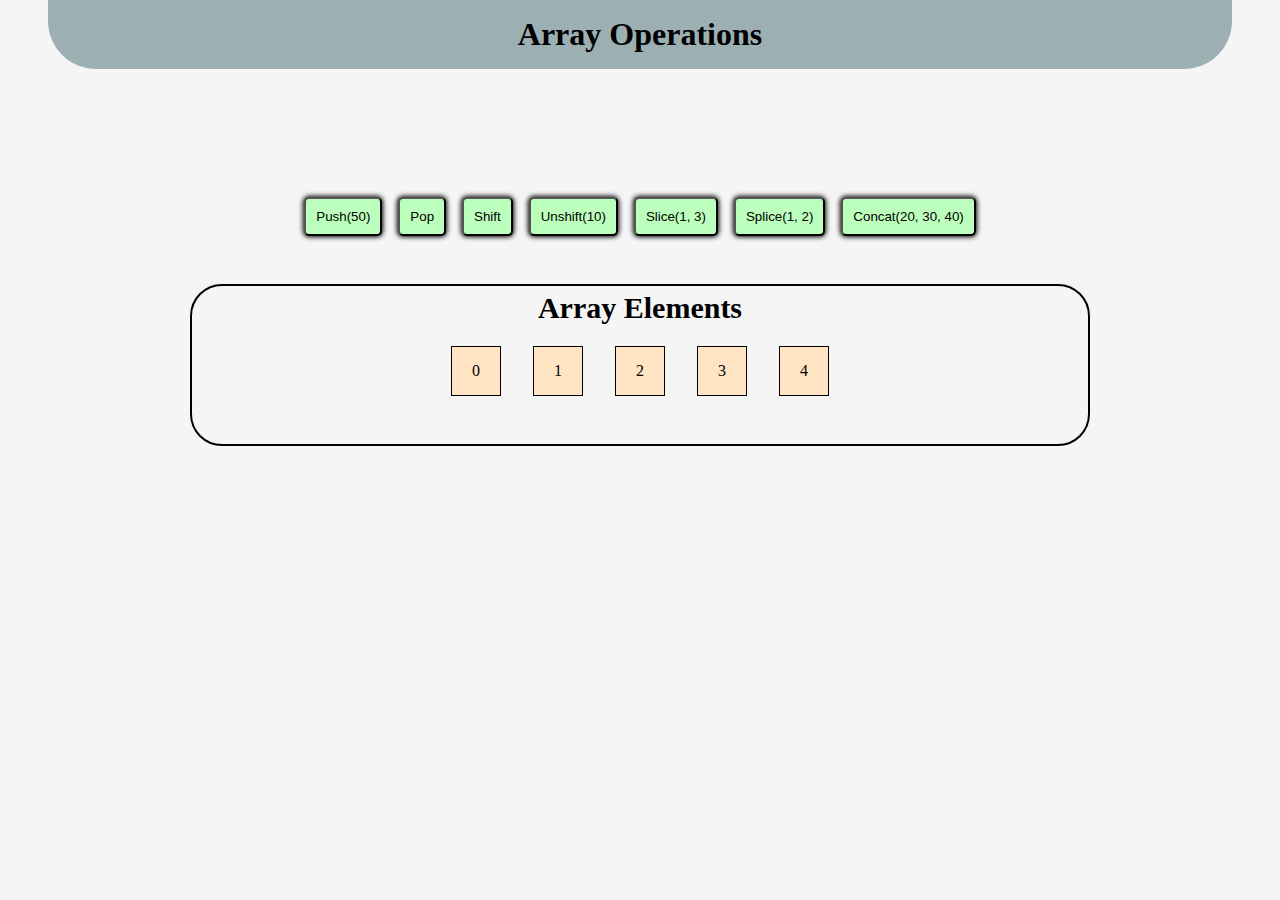
<file: arrays/index.html>
<!DOCTYPE html>
<html lang="en">

<head>
    <meta charset="UTF-8">
    <meta http-equiv="X-UA-Compatible" content="IE=edge">
    <meta name="viewport" content="width=device-width, initial-scale=1.0">
    <title>Document</title>
    <link rel="stylesheet" href="style.css">
</head>

<body>
    <header id="header">
        <h1 class="header_h1">Array Operations</h1>
    </header>
    <section id="arrays_container">
        <div class="array_operations">
            <button id="pushButton" class="button" onclick="arrayPush()">Push(50)</button>
            <button id="popButton" class="button" onclick="arrayPop()">Pop</button>
            <button id="shiftButton" class="button" onclick="arrayShift()">Shift</button>
            <button id="unshiftButton" class="button" onclick="arrayUnshift()">Unshift(10)</button>
            <button id="arrayButton" class="button" onclick="arraySlice()">Slice(1, 3)</button>
            <button id="spliceButton" class="button" onclick="arraySplice()">Splice(1, 2)</button>
            <button id="concatButton" class="button" onclick="arrayConcat()">Concat(20, 30, 40)</button>

        </div>
        <div class="array_elemente_container">
            <h3 class="arrays_h3">Array Elements</h3>

            <div class="array_elemente" id="arrayElements">
                <!-- Elements will be added/removed dynamically here -->
            </div>
            <p id="arrayOperationsText" class="array_operations_text"></p>
        </div>
    </section>
    <script src="script.js"></script>
</body>

</html>
</file>
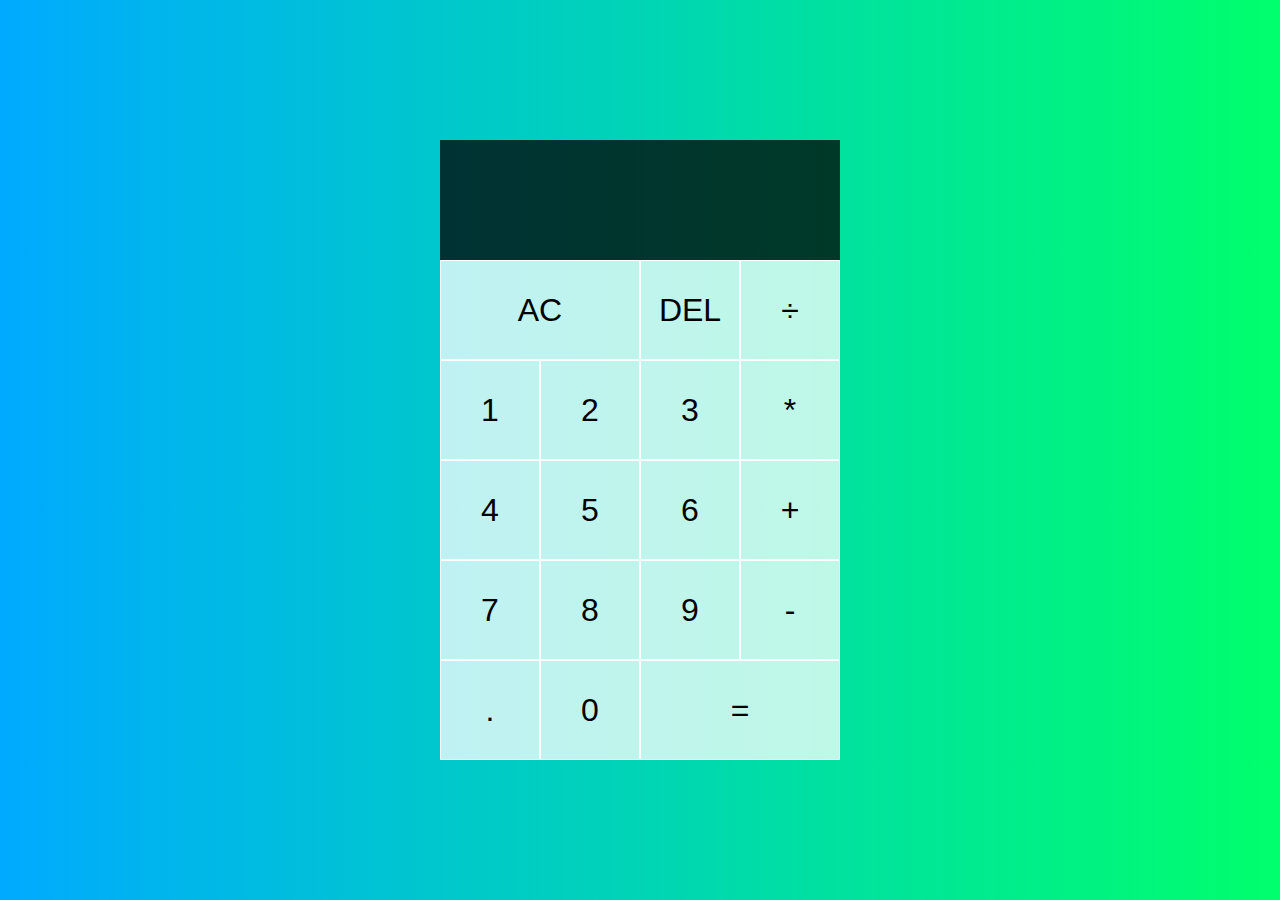
<file: Calculator/index.html>
<!DOCTYPE html>
<html lang="en">
<head>
  <meta charset="UTF-8">
  <meta name="viewport" content="width=device-width, initial-scale=1.0">
  <meta http-equiv="X-UA-Compatible" content="ie=edge">
  <title>Calculator</title>
  <link href="style.css" rel="stylesheet">
  <script src="script.js" defer></script>
</head>
<body>
  <div class="calculator-grid">
    <div class="output">
      <div data-previous-operand class="previous-operand"></div>
      <div data-current-operand class="current-operand"></div>
    </div>
    <button data-all-clear class="span-two">AC</button>
    <button data-delete>DEL</button>
    <button data-operation>÷</button>
    <button data-number>1</button>
    <button data-number>2</button>
    <button data-number>3</button>
    <button data-operation>*</button>
    <button data-number>4</button>
    <button data-number>5</button>
    <button data-number>6</button>
    <button data-operation>+</button>
    <button data-number>7</button>
    <button data-number>8</button>
    <button data-number>9</button>
    <button data-operation>-</button>
    <button data-number>.</button>
    <button data-number>0</button>
    <button data-equals class="span-two">=</button>
  </div>
</body>
</html>





<!-- div class="calculator grid"
        div cu class="ouput"
            div class="previous-operand"
            div class="current-operand"
        button class="span-two" text: AC
        button del;%;1;2;3;*;4;5;6;+;7;8;9;-;.;0. (individual)
        button class="span-two" text: =


    
    
    -->
</file>
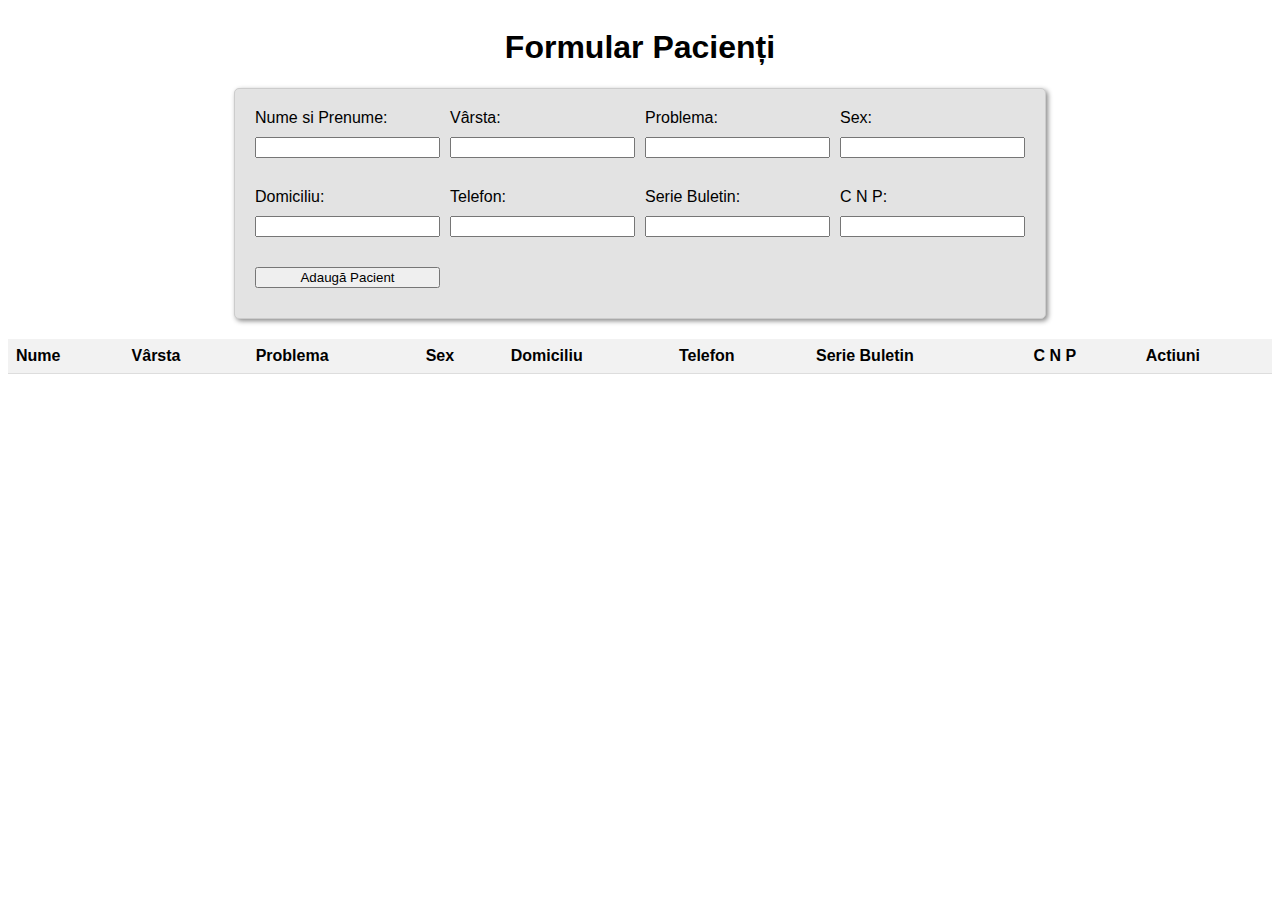
<file: DatePacienti/index.html>
<!DOCTYPE html>
<html>

<head>
    <title>Formular Pacienți Stomatologie</title>
    <link rel="stylesheet" href="style.css">
</head>

<body>
    <h1>Formular Pacienți</h1>
    <form id="patientForm">
        <div class="grid-container">
            <div class="grid-item">
                <label for="nume">Nume si Prenume:</label>
                <input type="text" id="nume" name="nume" required>
            </div>

            <div class="grid-item">
                <label for="varsta">Vârsta:</label>
                <input type="number" id="varsta" name="varsta" required>
            </div>

            <div class="grid-item">
                <label for="problema">Problema:</label>
                <input type="text" id="problema" name="problema" required>
            </div>

            <div class="grid-item">
                <label for="sex">Sex:</label>
                <input type="text" id="sex" name="sex" required>
            </div>

            <div class="grid-item">
                <label for="domiciliu">Domiciliu:</label>
                <input type="text" id="domiciliu" name="domiciliu" required>
            </div>

            <div class="grid-item">
                <label for="telefon">Telefon:</label>
                <input type="number" id="telefon" name="telefon" required>
            </div>

            <div class="grid-item">
                <label for="serieBuletin">Serie Buletin:</label>
                <input type="text" id="serieBuletin" name="serieBuletin" required>
            </div>

            <div class="grid-item">
                <label for="cnp">C N P:</label>
                <input type="number" id="cnp" name="cnp" required>
            </div>
            <input type="submit" value="Adaugă Pacient">
        </div>
    </form>


    <table id="patientTable">
        <thead>
            <tr>
                <th>Nume</th>
                <th>Vârsta</th>
                <th>Problema</th>
                <th>Sex</th>
                <th>Domiciliu</th>
                <th>Telefon</th>
                <th>Serie Buletin</th>
                <th>C N P</th>
                <th>Actiuni</th>
            </tr>
        </thead>
        <tbody>
            <!-- Aici vom afișa pacienții -->
        </tbody>
    </table>

    <script src="script.js">
    </script>
</body>

</html>
</file>
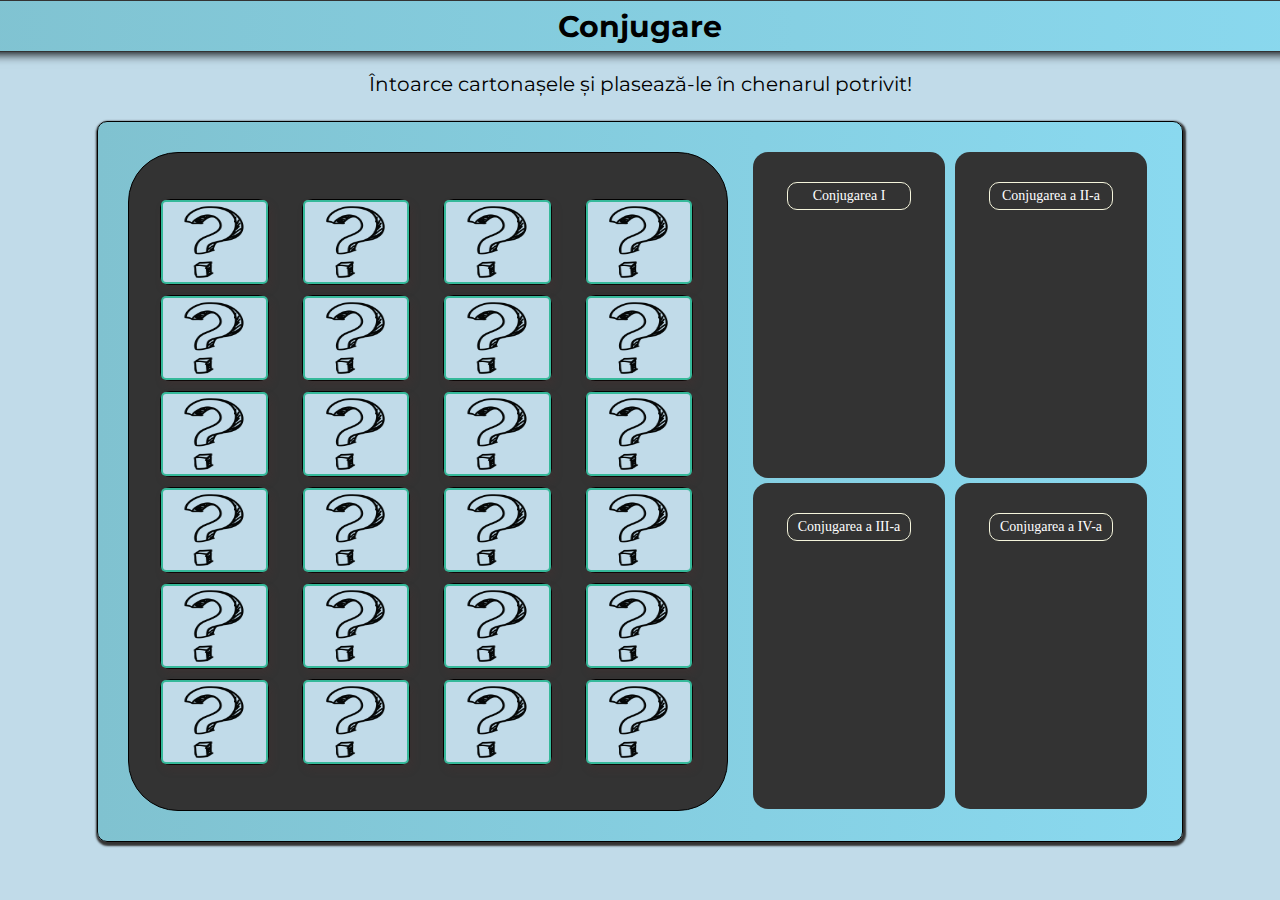
<file: Drag and Drop/index.html>
<!DOCTYPE html>
<html lang="en">

<head>
    <meta charset="UTF-8">
    <meta http-equiv="X-UA-Compatible" content="IE=edge">
    <meta name="viewport" content="width=device-width, initial-scale=1.0">
    <title>Document</title>
    <link rel="stylesheet" href="style.css">
    <link rel="preconnect" href="https://fonts.googleapis.com">
    <link rel="preconnect" href="https://fonts.gstatic.com" crossorigin>
    <link href="https://fonts.googleapis.com/css2?family=Montserrat:ital@1&display=swap" rel="stylesheet">
</head>

<body>
    <section class="header">
        <div class="headerText">
            <h1 class="h1">Conjugare</h1>
            <p class="pText">Întoarce cartonașele și plasează-le în chenarul potrivit!</p>
        </div>
    </section>
    <div id="game">
        <div id="message" class="hidden">
            <p class="fText">Felicitări</p>
            <p class="sText">Ai Caștigat Jocul!!!</p>
        </div>
        <div class="container container0">
            <div class="memory-card draggable" data-framework="img1" draggable="true">
                <div class="front-face f1">mâncând</div>
                <img class="back-face" src="bkg.png" alt="background image">
            </div>

            <div class="memory-card draggable" data-framework="img2" draggable="true">
                <div class="front-face f2">udară</div>
                <img class="back-face" src="bkg.png" alt="background image">
            </div>

            <div class="memory-card draggable" data-framework="img3" draggable="true">
                <div class="front-face f3">am udat</div>
                <img class="back-face" src="bkg.png" alt="background image">
            </div>

            <div class="memory-card draggable" data-framework="img4" draggable="true">
                <div class="front-face f4">piaptănă</div>
                <img class="back-face" src="bkg.png" alt="background image">
            </div>

            <div class="memory-card draggable" data-framework="img5" draggable="true">
                <div class="front-face f5">furați</div>
                <img class="back-face" src="bkg.png" alt="background image">
            </div>
            <div class="memory-card draggable" data-framework="img6" draggable="true">
                <div class="front-face f6">cântaserăm</div>
                <img class="back-face" src="bkg.png" alt="background image">
            </div>
            <div class="memory-card draggable" data-framework="img7" draggable="true">
                <div class="front-face f7">aș vrea</div>
                <img class="back-face" src="bkg.png" alt="background image">
            </div>
            <div class="memory-card draggable" data-framework="img8" draggable="true">
                <div class="front-face f8">păru</div>
                <img class="back-face" src="bkg.png" alt="background image">
            </div>
            <div class="memory-card draggable" data-framework="img9" draggable="true">
                <div class="front-face f9">avurăți</div>
                <img class="back-face" src="bkg.png" alt="background image">
            </div>
            <div class="memory-card draggable" data-framework="img10" draggable="true">
                <div class="front-face f10">ați șezut</div>
                <img class="back-face" src="bkg.png" alt="background image">
            </div>
            <div class="memory-card draggable" data-framework="img11" draggable="true">
                <div class="front-face f11">plăcut</div>
                <img class="back-face" src="bkg.png" alt="background image">
            </div>
            <div class="memory-card draggable" data-framework="img12" draggable="true">
                <div class="front-face f12">să fi văzut</div>
                <img class="back-face" src="bkg.png" alt="background image">
            </div>
            <div class="memory-card draggable" data-framework="img13" draggable="true">
                <div class="front-face f13">ninge</div>
                <img class="back-face" src="bkg.png" alt="background image">
            </div>
            <div class="memory-card draggable" data-framework="img14" draggable="true">
                <div class="front-face f14">plângea</div>
                <img class="back-face" src="bkg.png" alt="background image">
            </div>
            <div class="memory-card draggable" data-framework="img15" draggable="true">
                <div class="front-face f15">zice</div>
                <img class="back-face" src="bkg.png" alt="background image">
            </div>
            <div class="memory-card draggable" data-framework="img16" draggable="true">
                <div class="front-face f16">făcui</div>
                <img class="back-face" src="bkg.png" alt="background image">
            </div>
            <div class="memory-card draggable" data-framework="img17" draggable="true">
                <div class="front-face f17">să fi rupt</div>
                <img class="back-face" src="bkg.png" alt="background image">
            </div>
            <div class="memory-card draggable" data-framework="img18" draggable="true">
                <div class="front-face f18">treceam</div>
                <img class="back-face" src="bkg.png" alt="background image">
            </div>
            <div class="memory-card draggable" data-framework="img19" draggable="true">
                <div class="front-face f19">fusei</div>
                <img class="back-face" src="bkg.png" alt="background image">
            </div>
            <div class="memory-card draggable" data-framework="img20" draggable="true">
                <div class="front-face f20">hotărâsem</div>
                <img class="back-face" src="bkg.png" alt="background image">
            </div>
            <div class="memory-card draggable" data-framework="img21" draggable="true">
                <div class="front-face f21">iubiți</div>
                <img class="back-face" src="bkg.png" alt="background image">
            </div>
            <div class="memory-card draggable" data-framework="img22" draggable="true">
                <div class="front-face f22">citiși</div>
                <img class="back-face" src="bkg.png" alt="background image">
            </div>
            <div class="memory-card draggable" data-framework="img23" draggable="true">
                <div class="front-face f23">vom fi dormit</div>
                <img class="back-face" src="bkg.png" alt="background image">
            </div>
            <div class="memory-card draggable" data-framework="img24" draggable="true">
                <div class="front-face f24">să vorbesc</div>
                <img class="back-face" src="bkg.png" alt="background image">
            </div>

        </div>


        <div class="rezultate">
            <div class="container container1">
                <p class="slotText text1">Conjugarea I</p>
                <p id="correctContainer1"></p>
            </div>
            <div class="container container2">
                <p class="slotText text2">Conjugarea a II-a</p>
                <p id="correctContainer2"></p>
            </div>
            <div class="container container3">
                <p class="slotText text3">Conjugarea a III-a</p>
                <p id="correctContainer3"></p>
            </div>
            <div class="container container4">
                <p class="slotText text4">Conjugarea a IV-a</p>
                <p id="correctContainer4"></p>
            </div>
        </div>
    </div>


    <script src="script.js" defer></script>
</body>

</html>
</file>
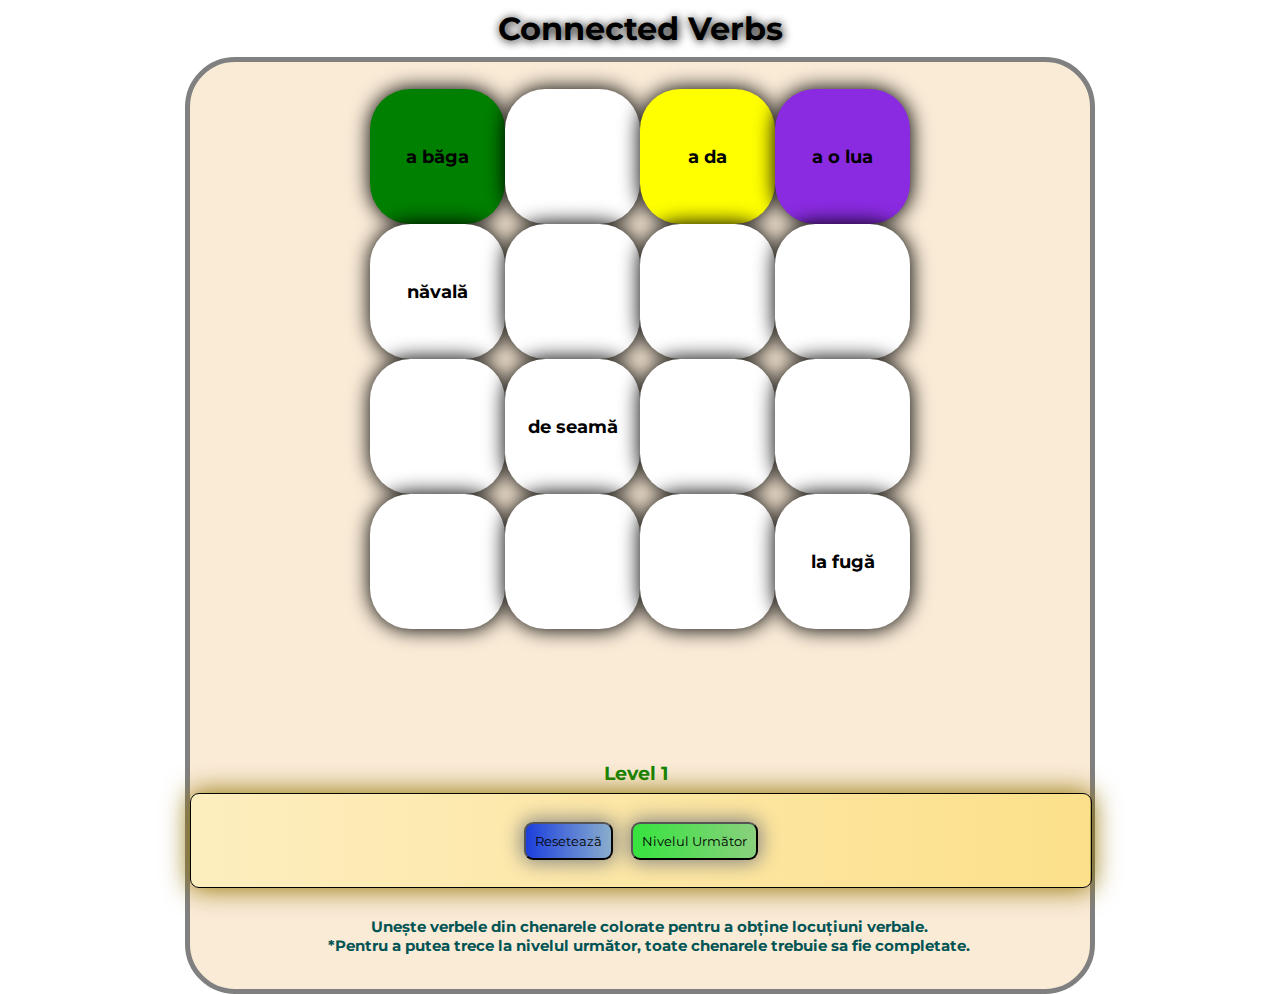
<file: drag/index.html>
<!DOCTYPE html>
<html>

<head>
    <title>Exemplu Pătrățele Lipite</title>
    <link rel="stylesheet" href="style.css" id="stylesheet">
    <link rel="preconnect" href="https://fonts.googleapis.com">
    <link rel="preconnect" href="https://fonts.gstatic.com" crossorigin>
    <link href="https://fonts.googleapis.com/css2?family=Montserrat:ital@1&display=swap" rel="stylesheet">
</head>

<body>
    <div class="header">
        <h1 class="titlu">Connected Verbs</h1>
    </div>
    <div class="container">
    </div>


    <script src="script.js"></script>
</body>

</html>
</file>
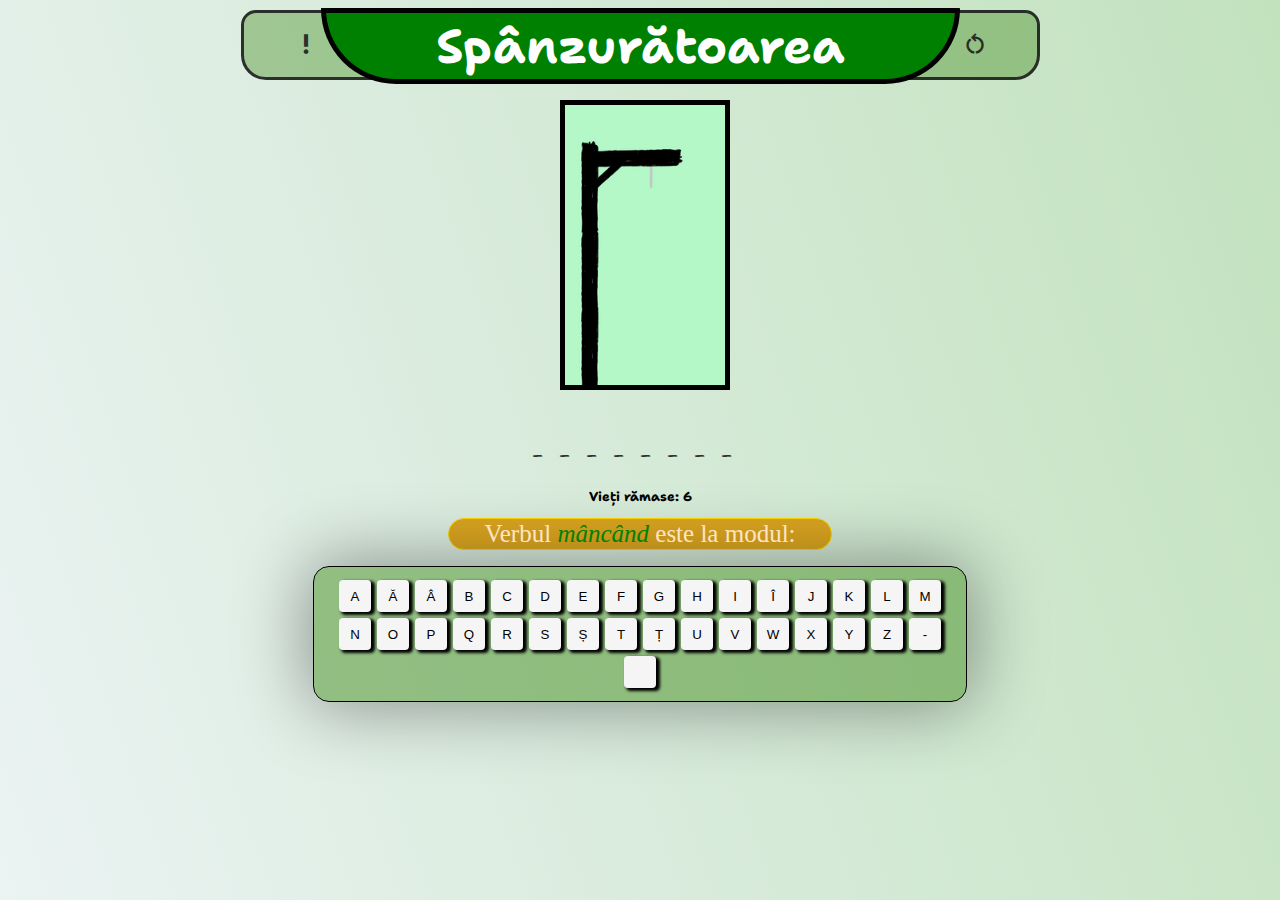
<file: Spanzuratoarea/index.html>
<!DOCTYPE html>
<html lang="en">

<head>
  <meta charset="UTF-8" />
  <meta http-equiv="X-UA-Compatible" content="IE=edge" />
  <meta name="viewport" content="width=device-width, initial-scale=1.0" />
  <link rel="stylesheet" href="style.css" type="text/css" />
  <script defer src="script.js"></script>
  <title>Hangman Game</title>
  <link rel="preconnect" href="https://fonts.googleapis.com">
  <link rel="preconnect" href="https://fonts.gstatic.com" crossorigin>
  <link
    href="https://fonts.googleapis.com/css2?family=Dancing+Script&family=Playfair+Display&family=Roboto+Mono:wght@100&family=Shantell+Sans:wght@300&family=Smooch+Sans:wght@100&display=swap"
    rel="stylesheet">
  <link rel="stylesheet"
    href="https://fonts.googleapis.com/css2?family=Material+Symbols+Outlined:opsz,wght,FILL,GRAD@20..48,100..700,0..1,-50..200" />
</head>


<body id="body">

  <div id="container">
    <div class="wrapper">
      <div class="head">
        <button class="hint-btn"><span class="material-symbols-outlined">
            priority_high
          </span></button>
        <h1 class="h1">Spânzurătoarea</h1>
        <button class="reset-btn"><span class="material-symbols-outlined">
            restart_alt
          </span></button>
      </div>
      <div class="hint-div hidden">
        <p>Indiciu este :-</p>
        <p class="hint-txt">Sample Hint for test</p>
      </div>
      <div class="elements">
        <div class="items">
          <img class="lives-img" src="start.png" alt="Lives">
          <div class="word-div"></div>
        </div>
        <h3>Vieți rămase: <span class="lives">6</span></h3>
      </div>

      <div class="row hint-div">


      </div>
    </div>
    <p class="hintText"></p>
    <div class="letter-div"></div>
  </div>



  <div class="notif hidden">
    <div class="notificare">
      <h2 class="notif-content">Ai Câștigat!</h2>
      <h4>Răspunsul corect este: <span class="notif-span"></span>.</h4>
      <button class="notif-btn">Resetează</button>
      <button class="next-btn">Următorul Cuvânt</button>
    </div>
    <div class="final hidden">
      <button class="notif-btn">Resetează</button>
    </div>
  </div>


</body>

</html>
</file>
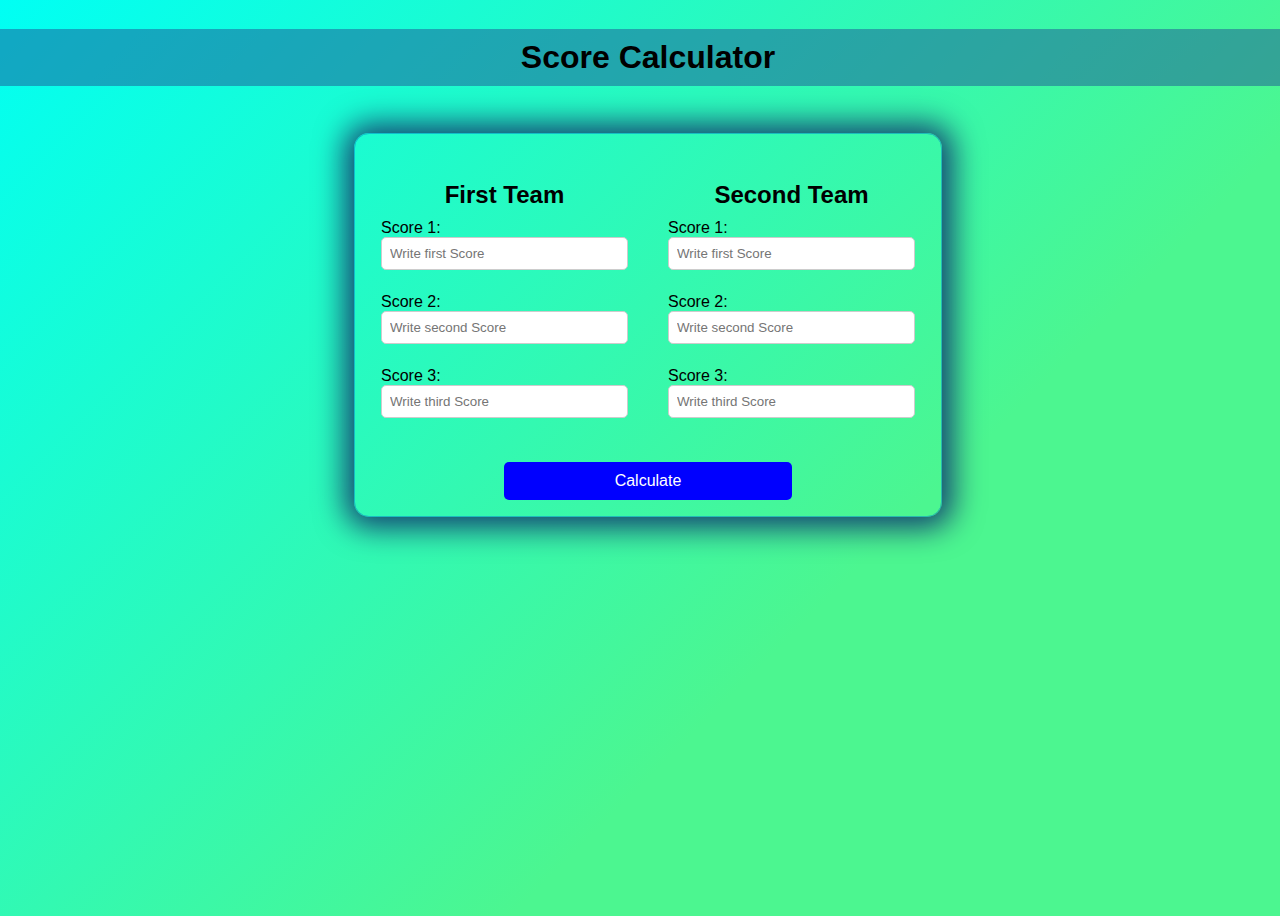
<file: Teams Score Calculator/index.html>
<!DOCTYPE html>
<html>
<head>
	<meta charset="utf-8">
	<meta name="viewport" content="width=device-width, initial-scale=1">
	<title>Mach Score</title>
	<link rel="stylesheet" type="text/css" href="css.css">
</head>


<body>
	<h1 class="titlu">Score Calculator</h1>
	<div class="container">

		<div class="inputuri">
<!-- FORMULARE -->
			<div class="forms">
				<form id="form1">
					<h2>First Team</h2>
					<label>Score 1: <input type="number" id="score1" placeholder="Write first Score"></label>
					<br>
					<label>Score 2: <input type="number" id="score2" placeholder="Write second Score"></label>
					<br>
					<label>Score 3: <input type="number" id="score3" placeholder="Write third Score"></label>
				<br>
				</form>
				<form id="form2">
					<h2>Second Team</h2>
					<label>Score 1: <input type="number" id="score4" placeholder="Write first Score"></label>
					<br>
					<label>Score 2: <input type="number" id="score5" placeholder="Write second Score"></label>
					<br>
					<label>Score 3: <input type="number" id="score6" placeholder="Write third Score"> </label>
				<br>
				</form>
			</div>

			<button id="calculate-button" onclick="calculate()" >Calculate</button>
		</div>	


		<h1 id="winner"></h1>
		<div id="win-message"></div>
	</div>
	
	<br>
	<script type="text/javascript" src="script.js"></script>
</body>
</html>
</file>
<file: arrays/style.css>
* {
    margin: 0;
    padding: 0;
}

body {
    display: flex;
    justify-content: center;
    background-color: whitesmoke;
    flex-direction: column;
    align-items: center;
}

#header {
    justify-content: center;
    width: 90vw;
    text-align: center;
    padding: 1rem;
    border-radius: 0rem 0rem 3rem 3rem;
    background-color: rgb(156, 176, 180);
}

#arrays_container {
    width: 90%;
    height: auto;
    margin: 2rem;
    position: relative;
    display: flex;
    justify-content: center;
    flex-direction: column;
    align-items: center;
    margin-top: 8rem;

}

.array_elemente_container {
    border: 2px solid black;
    margin: 1rem;
    display: flex;
    flex-direction: column;
    justify-content: center;
    align-items: center;
    border-radius: 2rem;
    margin-top: 3rem;
}

.arrays_h3 {
    text-align: center;
    padding: 5px;
    font-size: 30px;
}

.array_elemente {
    display: flex;
    flex-direction: row;
    justify-content: center;
    width: 70vw;

}

.array_element {
    width: 3rem;
    height: 3rem;
    display: flex;
    justify-content: center;
    align-items: center;
    margin: 1rem;
    border: 1px solid black;
    background-color: bisque;
}

.push_details {
    display: flex;
    flex-direction: column;
    justify-content: center;
    align-items: center;
    margin: 1rem;
}

.push_details_p {
    margin: 5px;
}

.button {
    padding: 10px;
    border-radius: 5px;
    box-shadow: 0px 0px 5px 1px;
    background-color: rgb(188, 255, 189);
}

.array_operations {
    display: flex;
    justify-content: space-between;
    gap: 1rem;
}

#arrayOperationsText {
    text-align: center;
    margin: 1rem;
    font-size: large;
}
</file>
<file: Calculator/style.css>
*, *::before, *::after {
    box-sizing: border-box;
    font-family: Gotham Rounded, sans-serif;
    font-weight: normal;
  }
  
  body {
    padding: 0;
    margin: 0;
    background: linear-gradient(to right, #00AAFF, #00FF6C);
  }
  
  .calculator-grid {
    display: grid;
    justify-content: center;
    align-content: center;
    min-height: 100vh;
    grid-template-columns: repeat(4, 100px);
    grid-template-rows: minmax(120px, auto) repeat(5, 100px);
  }
  
  .calculator-grid > button {
    cursor: pointer;
    font-size: 2rem;
    border: 1px solid white;
    outline: none;
    background-color: rgba(255, 255, 255, .75);
  }
  
  .calculator-grid > button:hover {
    background-color: rgba(255, 255, 255, .9);
  }
  
  .span-two {
    grid-column: span 2;
  }
  
  .output {
    grid-column: 1 / -1;
    background-color: rgba(0, 0, 0, .75);
    display: flex;
    align-items: flex-end;
    justify-content: space-around;
    flex-direction: column;
    padding: 10px;
    word-wrap: break-word;
    word-break: break-all;
  }
  
  .output .previous-operand {
    color: rgba(255, 255, 255, .75);
    font-size: 1.5rem;
  }
  
  .output .current-operand {
    color: white;
    font-size: 2.5rem;
  }
</file>
<file: DatePacienti/style.css>
/* Stilizare formular */
   body {
       font-family: Arial, sans-serif;
       display: flex;
       flex-direction: column;
       align-items: center;
   }

   .grid-container {
       display: grid;
       grid-template-columns: repeat(4, 1fr);
       /* Crează 4 coloane egale */
       gap: 10px;
       /* Spațiu între elemente */
   }

   .grid-item {
       margin-bottom: 10px;
       /* Spațiu între rânduri */
   }

   /* Stilizare suplimentară pentru formular */
   form {
       max-width: 800px;
       /* Măriți lățimea formularului */
       margin: 0 auto;
       padding: 20px;
       border: 1px solid #ccc;
       border-radius: 5px;
       box-shadow: 2px 2px 5px #888;
   }

   #patientForm {
       background-color: rgb(227, 227, 227);
   }

   #patientTable {
       background-color: rgb(164, 164, 164);
   }

   label,
   input {
       display: block;
       margin-bottom: 10px;
   }

   table {
       width: 100%;
       border-collapse: collapse;
       margin-top: 20px;

   }

   th,
   td {
       padding: 8px;
       text-align: left;
       border-bottom: 1px solid #ddd;
   }

   th {
       background-color: #f2f2f2;
   }
</file>
<file: Drag and Drop/style.css>
body {
    margin: auto;
    display: flex;
    flex-direction: row;
    width: 80%;
    justify-content: center;
    flex-direction: column;
    align-items: center;
    background-color: #c1dbe9;

}



.headerText {
    display: flex;
    justify-content: center;
    align-items: center;
    flex-direction: column;
    font-family: 'Montserrat', sans-serif;

}

.hidden {
    visibility: hidden;
}

#message {
    position: absolute;
    border: 1px black solid;
    background-color: green;
    z-index: 3;
    display: flex;
    width: 50%;
    height: 20%;
    display: flex;
    justify-content: center;
    align-items: center;
    margin-top: 30vh;
    flex-direction: column;
}

.h1 {
    border: #333 1px solid;
    margin: 0;
    font-size: 30px;
    width: 90rem;
    display: flex;
    justify-content: center;
    height: 50px;
    align-items: center;
    box-shadow: black 1px 1px 10px 1px;
    background: rgb(128, 194, 208);
    background: linear-gradient(90deg, rgba(128, 194, 208, 1) 0%, rgba(0, 212, 255, 0.28753508239233194) 100%);

}

.pText {
    font-size: 20px;
}

#game {
    display: flex;
    width: 100%;
    border: 1px black solid;
    margin: 5px;
    padding: 30px;
    height: 100%;
    border-radius: 10px;
    background-color: gainsboro;
    box-shadow: #333 1px 2px 2px 2px;
    background: rgb(128, 194, 208);
    background: linear-gradient(90deg, rgba(128, 194, 208, 1) 0%, rgba(0, 212, 255, 0.28753508239233194) 100%);
}

.container {
    background-color: #333;
    padding: 1rem;
    width: 100%;
    min-height: 50%;
    display: grid;
    height: 625px;
    grid-template-columns: repeat(4, 2fr);
    justify-content: center;
    align-items: center;
    align-content: center;

}

.container0 {
    min-width: 400px;
    border-radius: 50px;
    margin-right: 20px;
    border: 1px black solid;
}



.container1,
.container2,
.container3,
.container4 {
    display: flex;
    flex-direction: column;
    justify-content: flex-start;
    font-size: 10px;
    padding: 1rem;
    width: 10rem;
    height: 294px;
    align-items: center;
    color: white;
    margin: 0px 5px 5px 5px;
    position: relative;
    border-radius: 15px;
}

.container1 .draggable .front-face {
    background-color: rgb(74, 185, 54);
}

.container2 .draggable .front-face {
    background-color: rgb(74, 185, 54);
}

.container3 .draggable .front-face {
    background-color: rgb(74, 185, 54);
}

.container4 .draggable .front-face {
    background-color: rgb(74, 185, 54);
}



.rezultate {
    display: grid;
    grid-template-columns: 1fr 1fr;
    flex-direction: column;
    width: 50%;
    height: 350px;
}

.draggable {
    padding: 1rem;
    background-color: white;
    border: 1px solid black;
    display: flex;
    justify-content: center;
    align-items: center;
    width: 5rem;
    height: 3rem;

}

.container1 .draggable .front-face .slotText .text1 {
    color: red;
}

.container2 .draggable .front-face .slotText .text2 {
    color: green;
}

.container3 .draggable .front-face .slotText .text3 {
    color: blue;
}

.container4 .draggable .front-face .slotText .text4 {
    color: orange;
}


.container1 .draggable,
.container2 .draggable,
.container3 .draggable,
.container4 .draggable {
    width: 100%;
    height: 1rem;
    margin: 1%;
    padding: 1%;
    font-size: 15px;
}

.slotText img {
    width: 100%;
    height: 100%
}

.memory-card {
    width: 50%;
    height: calc(33.333% -10px);
    margin: 5px;
    margin-left: 15px;
    position: relative;
    transform: scale(1);
    transform-style: preserve-3d;
    transition: transform 1s;
    border: 3px solid black;
    border-radius: 10%;
    text-align: center;
}

.memory-card:active {
    transform: scale(.97);
    transition: transform .2s;
}

.memory-card.flip {
    transform: rotateY(180deg);
}

.front-face,
.back-face {
    font-size: 25px;
    width: 100%;
    height: 100%;
    padding: 2px;
    position: absolute;
    border-radius: 5px;
    background: rgb(54, 185, 154);
    backface-visibility: hidden;
    box-shadow: 3px 5px 10px rgba(90, 47, 47, 0.2);

}

.correct {
    color: rgb(160, 255, 160);
    font-size: 15px;
}

#correctContainer1,
#correctContainer2,
#correctContainer3,
#correctContainer4 {
    font-size: 13px;
    width: 105%;
    margin-top: 0px;
    margin-bottom: 20px;
    color: antiquewhite;
}

.front-face {
    transform: rotateY(180deg);
    display: flex;
    align-items: center;
    justify-content: center;
    color: black;

}



.slotText {
    font-size: 14px;
    border: 1px beige solid;
    position: absolute;
    display: flex;
    justify-content: center;
    padding: 5px;
    width: 7rem;
    border-radius: 10px
}

.text1,
.text2,
.text3,
.text4 {
    position: relative
}

@media (max-width:500px) {



    /* Background Styles Only */




    .side-links {
        position: absolute;
        top: 15px;
        right: 15px;
    }

    .side-link {
        display: flex;
        align-items: center;
        justify-content: center;
        margin-bottom: 1px;
        color: white;
        width: 180px;
        padding: 10px 0;
        border-radius: 10px;
    }

    .side-link-youtube {
        background-color: red;
    }

    .side-link-twitter {
        background-color: #1DA1F2;
    }

    .side-link-github {
        background-color: #6e5494;
    }

    .side-link-text {
        margin-left: 10px;
        font-size: 18px;
    }

    .side-link-icon {
        color: white;
        font-size: 30px;
    }
}
</file>
<file: drag/style.css>
* {
    margin: 0;
    padding: 0;
    font-family: 'Montserrat', sans-serif;
}

body {
    display: flex;
    justify-content: center;
    align-items: center;
    padding-top: 5rem;
    margin: 0;
    padding: 0;
    position: relative;
    flex-direction: column;
}




.header {
    padding: 1vh;
    text-shadow: 1px 1px 10px;
}

.square {
    display: flex;
    justify-content: center;
    align-items: center;
    background-color: rgb(255, 255, 255);
    box-shadow: 0.5px 0px 20px 1px black;
    cursor: pointer;
    border-radius: 30%;
    width: 100%;
    height: 100%;
    font-size: 18px;
    font-weight: bold;
    display: flex;
    user-select: none;
    -moz-user-select: none;
    -webkit-user-select: none;
    -ms-user-select: none;
}

.buttons {
    display: flex;
    justify-content: center;
    align-items: center;
    border: 1px black solid;
    position: absolute;
    width: 100vh;
    height: 10%;
    margin: auto;
    margin-top: 70vh;
    border-radius: 1vh;
    background: linear-gradient(90deg, rgb(253, 238, 191) 0%, rgba(255, 210, 46, 0.455) 100%);
    box-shadow: 0vh 0vh 3vh 0.1vh rgb(146, 115, 0);
}

.levelStatus {
    position: absolute;
    display: flex;
    justify-content: center;
    margin-top: 55vh;
    margin-left: 46vh;
    color: rgb(15, 131, 0);
}


.indiciu {
    position: absolute;
    top: 95vh;
    left: 6%;
    font-size: 15px;
    width: 90vh;
    color: rgb(2, 84, 84);

}



.reset {
    display: flex;
    justify-content: center;
    align-items: center;
    margin: 1vh;
    padding: 1vh;
    border-radius: 1vh;
    background: rgb(128, 194, 208);
    background: linear-gradient(90deg, rgb(28, 63, 221) 0%, rgba(0, 105, 251, 0.455) 100%);
    box-shadow: 0px 0px 20px 2px gray;
}

.nextLevel {
    display: flex;
    justify-content: center;
    align-items: center;
    margin: 1vh;
    padding: 1vh;
    border-radius: 1vh;
    background: rgb(128, 194, 208);
    background: linear-gradient(90deg, rgb(54, 227, 62) 0%, rgba(0, 183, 85, 0.455) 100%);
    box-shadow: 0px 0px 20px 2px gray;
}

.prevLevel {
    display: flex;
    justify-content: center;
    align-items: center;
    margin: 1vh;
    padding: 1vh;
    border-radius: 1vh;
    background: rgb(128, 194, 208);
    background: linear-gradient(90deg, rgb(150, 77, 54) 0%, rgba(255, 0, 0, 0.455) 100%);
    box-shadow: 0px 0px 20px 2px gray;
}


.red {
    background-color: red !important;
}

.green {
    background-color: green;
}

.yellow {
    background-color: yellow !important;
}

.black {
    background-color: black !important;
}

.red {
    background-color: rgb(197, 61, 61);
}

.blue {
    background-color: rgb(25, 25, 255);
}

.mov {
    background-color: blueviolet;
}
</file>
<file: Spanzuratoarea/style.css>
html {
    min-height: 100%;
    display: flex;
    justify-content: center;
    ;

}

body {
    width: max-content;
    color: white;
    text-align: center;
    background: rgb(15, 135, 0);
    background: linear-gradient(251deg, rgba(112, 187, 102, 0.426) 0%, rgba(203, 224, 224, 0.391) 100%);



}

.wrapper {
    width: max-content;
    margin: auto;
    font-family: 'Shantell Sans', cursive;


}

.blur {
    filter: blur(1px);
    pointer-events: none;

}

.hint-div {
    display: flex;
    width: auto;
    margin-bottom: 1px;
    color: goldenrod;
    font-size: large;
    display: flex;
    justify-content: center;
}

.hint-btn,
.reset-btn,
.notif-btn {
    cursor: pointer;
}

.hint-btn,
.reset-btn {
    margin-top: 2px;
    text-align: center;
    background-color: rgba(55, 133, 16, 0.459);
    opacity: 0.8;
}

.hint-btn {
    border: black 3px solid;
    height: 70px;
    padding-right: 100px;
    padding-left: 50px;
    border-radius: 1rem -5rem 1rem;
    margin-right: -100px;
}

.hint-btn:hover span {
    display: none;
}

.hint-btn:hover:before {
    content: "Indiciu";
}

.reset-btn {
    border: black 3px solid;

    height: 70px;
    padding-left: 100px;
    padding-right: 50px;
    margin-left: -100px;
    z-index: 1;
}

.reset-btn:hover span {
    display: none
}

.reset-btn:hover:before {
    content: "Reseteaza"
}



.alpha {
    width: 2rem;
    height: 2rem;
    background: whitesmoke;
    border: none;
    border-radius: 4px;
    margin: 3px;
    cursor: pointer;
    box-shadow: black 3px 2px 3px 0.5px;
}

.letter-div {
    border: 0.1rem black solid;
    margin: auto;
    margin-top: 1rem;
    padding: 10px;
    box-shadow: 0px 0px 70px 5px rgba(0, 0, 0, 0.39);
    background-color: rgba(55, 133, 16, 0.459);
    border-radius: 1rem 1rem 1rem 1rem;
    width: 50%;
}

.alpha:hover {
    background-color: #e75480;
    border: none;
}

.disabled {
    pointer-events: none;
    background-color: darkgray;
}

.word-div {
    display: flex;
    padding-top: 2rem;
    color: black;
    display: flex;
    justify-content: center;
}

.word {
    margin-right: 1rem;
    width: inherit;
}

.notif {
    position: absolute;
    top: 50%;
    left: 50%;
    transform: translate(-50%, -50%);
    background: #fc6c85;
    width: 90%;
    padding: 20px 10px;
    border-radius: 4px;
    box-shadow: 3px 3px 2px 3px rgba(0, 0, 0, 0.2);
    border-radius: 100px;
    border-top-left-radius: 10px;
    border-bottom-right-radius: 10px;
}

.notif.câștigat {
    background-color: rgba(4, 139, 4, 0.8);
}

.notif.pierdut {
    background-color: rgba(176, 32, 32, 0.8);
}



.hidden {
    display: none;
}

.overlay {
    position: fixed;
    z-index: 1000;
    top: 0;
    left: 0;
    right: 0;
    bottom: 0;
    background-color: rgba(0, 0, 0, 0.5);
    pointer-events: auto;
}


.notif-green {
    background-color: rgb(105, 179, 105);
}

.notif-red {
    background-color: rgb(165, 0, 0);
}

.alpha.disabled {
    pointer-events: none;
    opacity: 4;
}

.items {
    width: 10rem;
    margin: auto;
    display: flex;
    flex-direction: column;

}

.lives-img {
    margin-top: 1rem;
    width: 100%;
    border: black 5px solid;

}

h1 {
    font-size: 3rem;
    width: max-content;
    border: 5px black solid;
    margin: auto;
    padding: 1px 110px 1px 110px;
    border-radius: 1px 1px 100px 100px;
    background-color: green;
    z-index: +2;
}

.row {
    position: absolute;
    display: flex;
    justify-content: center;

    width: 30rem;
    margin: 1px 1px 1px 1px;
    margin-top: -35px;
}



button {
    width: auto;
    height: 30px;
    border-radius: 15px 15px 25px 25px;
}

h3 {
    color: black;
    font-size: small;
}

h2 {
    padding: 1px;
}

p.hintText {
    font-size: 25px;
    border: gold 1px solid;
    border-radius: 50rem;
    color: bisque;
    margin: auto;
    padding: 1px;
    width: 30%;
    background-color: goldenrod;
}

.elements {
    display: flex;
    justify-content: center;
    flex-direction: column;
    padding-top: 0px;
    margin-top: 0px;

}

.h3 {
    color: black;

    margin: 20px 0px 0px 0px;
}

.head {
    display: flex;
    justify-content: center;
}

.material-symbols-outlined {
    font-variation-settings:
        'FILL' 0,
        'wght' 1000,
        'GRAD' 0,
        'opsz' 48
}


.ghilimele {
    color: green;
}

#container {
    width: 100%;
    margin: auto;
}




@media(max-width:500px) {

    html {
        min-height: 100%
    }

    body {
        width: fit-content;
        background: rgb(15, 135, 0);
        color: white;
        text-align: center;
        overflow-x: hidden;
        background: rgb(15, 135, 0);
        background: linear-gradient(251deg, rgba(15, 135, 0, 0.4258823529411765) 0%, rgba(0, 228, 224, 0.3905882352941177) 100%);

        /* disable horizontal scrolling/swiping */
    }

    .hint-btn,
    .reset-btn,
    .notif {
        width: 100%;
        margin: 0;
    }

    .hint-btn {
        width: 80%;
        padding: 10px;
        font-size: 16px;
    }

    .reset-btn {
        width: 80%;
        padding: 10px;
        font-size: 16px;
    }


    .row {
        width: 100%;
        margin-top: 0;
    }

    .wrapper {
        width: 100%;
    }

    .hint-btn,
    .reset-btn {
        margin-top: auto;
        margin-left: 0;
        margin-right: 0;
        width: 50px;
        height: 50px;
        padding: 10px;
        border-radius: 10px;
    }

    .hint-btn {
        margin-bottom: 0rem;
    }

    .reset-btn:hover:before {
        content: "";
    }

    .row {
        flex-direction: column;
        align-items: center;
    }

    h1 {
        font-size: 15px;
        width: 30%;
        padding: 1px 50px 1px 50px;
        margin: 5px;
    }


    .head {

        margin: -15px 0px 5px 0px;
        padding: 0;
        width: 100%;
        display: flex;
        justify-content: center;
        align-items: center;
    }

    p.hintText {
        font-size: 25px;
        border: gold 1px solid;
        border-radius: 50rem;
        color: bisque;
        margin: auto;
        padding: 1px;
        width: fit-content;
        background-color: goldenrod;
    }

    .word-div {
        display: inline-flex;
        padding-top: 2rem;
        color: black;
        display: flex;
        justify-content: center;
        align-items: center;
        width: 15%;
        font-size: 20px;
        margin: auto;
        /* margin-left: -3rem; */
    }



    .elements {
        display: flex;
        justify-content: center;
    }
}
</file>
<file: Teams Score Calculator/css.css>
body {
    width: 100vw;
    height: 100vh;
    background: rgb(76, 246, 144);
    background: linear-gradient(315deg, rgba(76, 246, 144, 1) 35%, rgba(0, 255, 244, 1) 100%);
    font-family: Arial, sans-serif;
    display: flex;
    flex-direction: column;
    align-items: center;
}


.inputuri {
    border: rgb(0, 129, 201, 0.5) solid 1.5px;
    margin: 4%;
    margin-bottom: 1%;
    padding: 1%;
    position: relative;
    box-shadow: 1px 1px 30px 10px #144272;
    border-radius: 15px;
}

.container {
    display: flex;
    flex-direction: column;
    width: 50%;
    height: 100%;
    background-size: cover;
}

h1 {
    text-align: center;
    padding: 10px;
}

.forms {
    justify-content: center;
    margin: -5%;

}

form {
    margin: 20px;
}

.forms {
    display: flex;
    justify-content: center;
    padding: 5%;
    flex-direction: center;
}

h2 {
    text-align: center;
    margin-bottom: 10px;
}

label {
    display: block;
    margin-bottom: 5px;
}

input[type="number"] {
    padding: 8px;
    font-size: 12x;
    border-radius: 5px;
    border: 1px solid #ccc;
    width: 100%;
    box-sizing: border-box;
}

#calculate-button {
    width: 50%;
    background-color: blue;
    color: white;
    margin-top: 1px;
    margin-bottom: 10px;
    margin-left: 25%;
    padding: 10px 20px;
    border-radius: 5px;
    border: none;
    font-size: 16px;
    cursor: pointer;

}

#win-message {
    border: #00337C none 0.2px;
    text-align: center;
    font-size: 15px;
    padding: 3%;
    margin-top: 5px;
    border-radius: 50px;
    background-color: rgb(3, 201, 136, 0.4);
    visibility: hidden;
}

.titlu {
    width: 100%;
    background: rgb(32, 82, 149, 0.5);


}

#winner {
    display: none;
    align-items: center;
    justify-content: center;
    text-shadow: 2px 2px red;
    margin-bottom: 1px;
    padding: 5px;
    font-size: 30px;
    color: rgb(255, 201, 60);
    width: 100%;
    height: auto;
}
</file>
